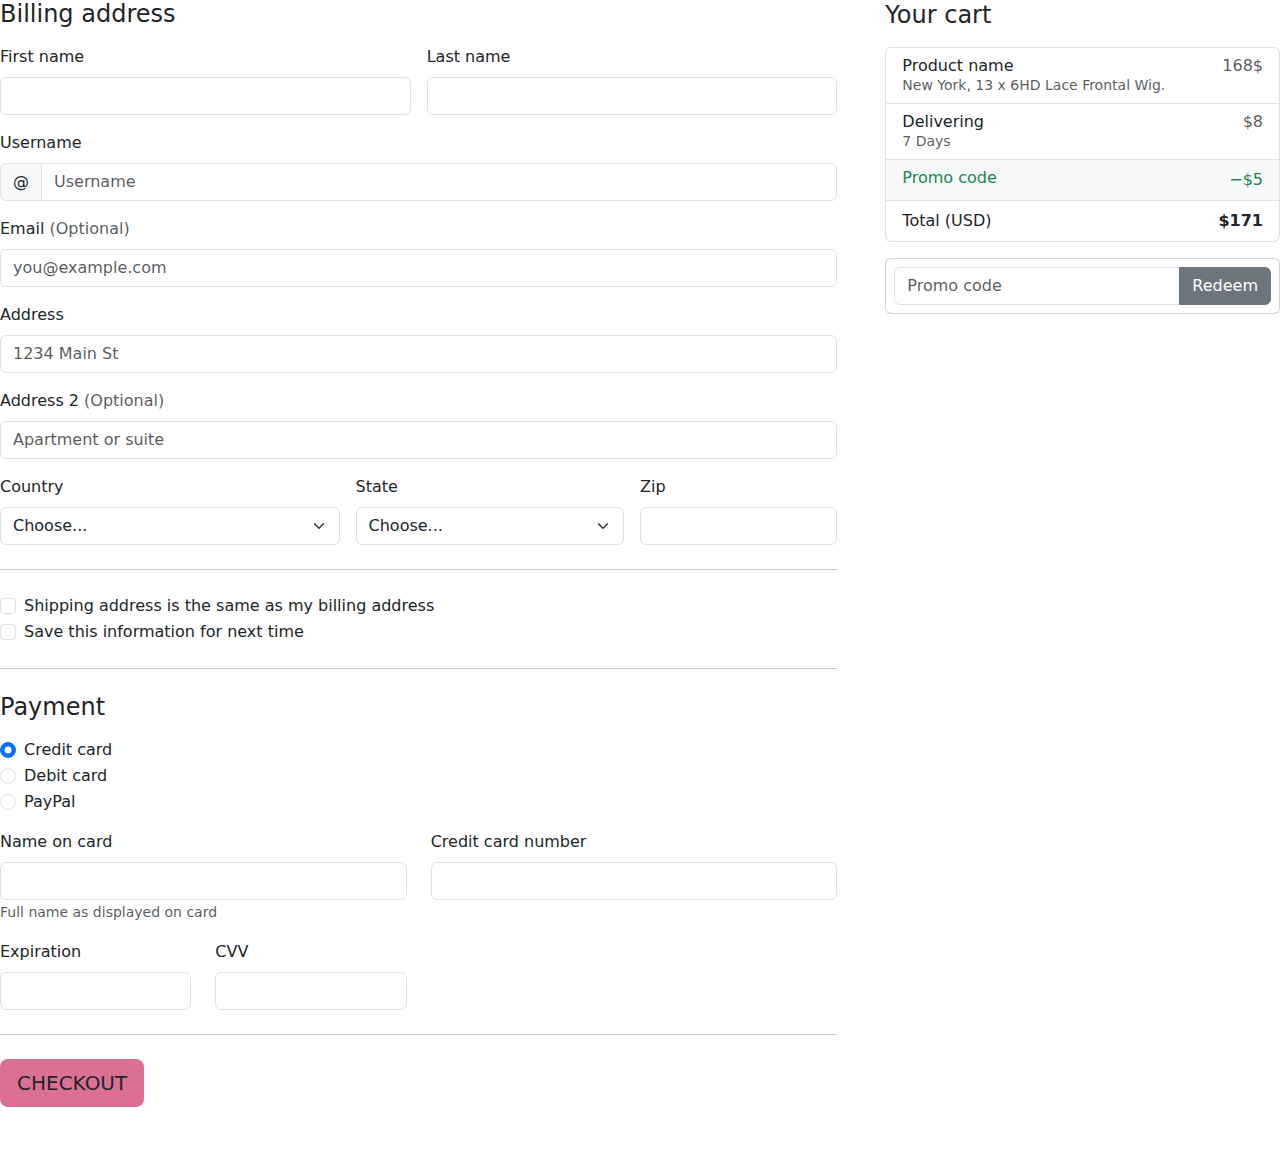
<file: cart.html>
<!DOCTYPE html>
<html lang="en">
<head>
    <meta charset="UTF-8">
    <meta name="viewport" content="width=device-width, initial-scale=1.0">
    <title>Cart - Bradded Extension</title>
    <link rel="stylesheet" href="style.css">
    <link href="https://cdn.jsdelivr.net/npm/bootstrap@5.3.0-alpha3/dist/css/bootstrap.min.css" rel="stylesheet">
    <script>
        function displaySuccessMessage(event) {
            event.preventDefault(); // Prevent form submission
            alert("Checkout successful!");
        }
    </script>
    <style>
      .btn.btn-pink.btn-lg{
        background-color: palevioletred;
      }
    </style>
</head>
<body>
    <main>
        <div class="row g-5">
          <div class="col-md-5 col-lg-4 order-md-last">
            <h4 class="d-flex justify-content-between align-items-center mb-3">
              <span class="text-pink">Your cart</span>
              <span class="badge bg-pink rounded-pill">3</span>
            </h4>
            <ul class="list-group mb-3">
              <li class="list-group-item d-flex justify-content-between lh-sm">
                <div>
                  <h6 class="my-0">Product name</h6>
                  <small class="text-body-secondary">New York, 13 x 6HD Lace Frontal Wig.</small>
                </div>
                <span class="text-body-secondary">168$</span>
              </li>
              <li class="list-group-item d-flex justify-content-between lh-sm">
                <div>
                  <h6 class="my-0">Delivering </h6>
                  <small class="text-body-secondary">7 Days</small>
                </div>
                <span class="text-body-secondary">$8</span>
              </li>
              <li class="list-group-item d-flex justify-content-between bg-body-tertiary">
                <div class="text-success">
                  <h6 class="my-0">Promo code</h6>
                  <small></small>
                </div>
                <span class="text-success">−$5</span>
              </li>
              <li class="list-group-item d-flex justify-content-between">
                <span>Total (USD)</span>
                <strong>$171</strong>
              </li>
            </ul>
    
            <form class="card p-2">
              <div class="input-group">
                <input type="text" class="form-control" placeholder="Promo code">
                <button type="submit" class="btn btn-secondary">Redeem</button>
              </div>
            </form>
          </div>
          <div class="col-md-7 col-lg-8">
            <h4 class="mb-3">Billing address</h4>
            <form class="needs-validation" novalidate="" onsubmit="displaySuccessMessage(event)">
              <div class="row g-3">
                <div class="col-sm-6">
                  <label for="firstName" class="form-label">First name</label>
                  <input type="text" class="form-control" id="firstName" placeholder="" value="" required="">
                  <div class="invalid-feedback">
                    Valid first name is required.
                  </div>
                </div>
    
                <div class="col-sm-6">
                  <label for="lastName" class="form-label">Last name</label>
                  <input type="text" class="form-control" id="lastName" placeholder="" value="" required="">
                  <div class="invalid-feedback">
                    Valid last name is required.
                  </div>
                </div>
    
                <div class="col-12">
                  <label for="username" class="form-label">Username</label>
                  <div class="input-group has-validation">
                    <span class="input-group-text">@</span>
                    <input type="text" class="form-control" id="username" placeholder="Username" required="">
                  <div class="invalid-feedback">
                      Your username is required.
                    </div>
                  </div>
                </div>
    
                <div class="col-12">
                  <label for="email" class="form-label">Email <span class="text-body-secondary">(Optional)</span></label>
                  <input type="email" class="form-control" id="email" placeholder="you@example.com">
                  <div class="invalid-feedback">
                    Please enter a valid email address for shipping updates.
                  </div>
                </div>
    
                <div class="col-12">
                  <label for="address" class="form-label">Address</label>
                  <input type="text" class="form-control" id="address" placeholder="1234 Main St" required="">
                  <div class="invalid-feedback">
                    Please enter your shipping address.
                  </div>
                </div>
    
                <div class="col-12">
                  <label for="address2" class="form-label">Address 2 <span class="text-body-secondary">(Optional)</span></label>
                  <input type="text" class="form-control" id="address2" placeholder="Apartment or suite">
                </div>
    
                <div class="col-md-5">
                  <label for="country" class="form-label">Country</label>
                  <select class="form-select" id="country" required="">
                    <option value="">Choose...</option>
                    <option>United States</option>
                    <option>Canada</option>
                  </select>
                  <div class="invalid-feedback">
                    Please select a valid country.
                  </div>
                </div>
    
                <div class="col-md-4">
                  <label for="state" class="form-label">State</label>
                  <select class="form-select" id="state" required="">
                    <option value="">Choose...</option>
                    <option>Alabama</option>
                    <option>Alaska</option>
                    <option>Arizona</option>
                    <option>Arkansas</option>
                    <option>California</option>
                    <option>Colorado</option>
                    <option>Connecticut</option>
                    <option>Delaware</option>
                    <option>Florida</option>
                    <option>Georgia</option>
                    <option>Hawaii</option>
                    <option>Idaho</option>
                    <option>Illinois</option>
                    <option>Indiana</option>
                    <option>Iowa</option>
                    <option>Kansas</option>
                    <option>Kentucky</option>
                    <option>Louisiana</option>
                    <option>Maine</option>
                    <option>Maryland</option>
                    <option>Massachusetts</option>
                    <option>Michigan</option>
                    <option>Minnesota</option>
                    <option>Mississippi</option>
                    <option>Missouri</option>
                    <option>Montana</option>
                    <option>Nebraska</option>
                    <option>Nevada</option>
                    <option>New Hampshire</option>
                    <option>New Jersey</option>
                    <option>New Mexico</option>
                    <option>New York</option>
                    <option>North Carolina</option>
                    <option>North Dakota</option>
                    <option>Ohio</option>
                    <option>Oklahoma</option>
                    <option>Oregon</option>
                    <option>Pennsylvania</option>
                    <option>Rhode Island</option>
                    <option>South Carolina</option>
                    <option>South Dakota</option>
                    <option>Tennessee</option>
                    <option>Texas</option>
                    <option>Utah</option>
                    <option>Vermont</option>
                    <option>Virginia</option>
                    <option>Washington</option>
                    <option>West Virginia</option>
                    <option>Wisconsin</option>
                    <option>Wyoming</option>
                    <option>Alberta</option>
                    <option>British Columbia</option>
                    <option>Manitoba</option>
                    <option>New Brunswick</option>
                    <option>Newfoundland and Labrador</option>
                    <option>Nova Scotia</option>
                    <option>Ontario</option>
                    <option>Prince Edward Island</option>
                    <option>Quebec</option>
                    <option>Saskatchewan</option>
                    <option>Northwest Territories</option>
                    <option>Nunavut</option>
                    <option>Yukon</option>
                  </select>
                  <div class="invalid-feedback">
                    Please provide a valid state.
                  </div>
                </div>
    
                <div class="col-md-3">
                  <label for="zip" class="form-label">Zip</label>
                  <input type="text" class="form-control" id="zip" placeholder="" required="">
                  <div class="invalid-feedback">
                    Zip code required.
                  </div>
                </div>
              </div>
    
              <hr class="my-4">
    
              <div class="form-check">
                <input type="checkbox" class="form-check-input" id="same-address">
                <label class="form-check-label" for="same-address">Shipping address is the same as my billing address</label>
              </div>
    
              <div class="form-check">
                <input type="checkbox" class="form-check-input" id="save-info">
                <label class="form-check-label" for="save-info">Save this information for next time</label>
              </div>
    
              <hr class="my-4">
    
              <h4 class="mb-3">Payment</h4>
    
              <div class="my-3">
                <div class="form-check">
                  <input id="credit" name="paymentMethod" type="radio" class="form-check-input" checked="" required="">
                  <label class="form-check-label" for="credit">Credit card</label>
                </div>
                <div class="form-check">
                  <input id="debit" name="paymentMethod" type="radio" class="form-check-input" required="">
                  <label class="form-check-label" for="debit">Debit card</label>
                </div>
                <div class="form-check">
                  <input id="paypal" name="paymentMethod" type="radio" class="form-check-input" required="">
                  <label class="form-check-label" for="paypal">PayPal</label>
                </div>
              </div>
    
              <div class="row gy-3">
                <div class="col-md-6">
                  <label for="cc-name" class="form-label">Name on card</label>
                  <input type="text" class="form-control" id="cc-name" placeholder="" required="">
                  <small class="text-body-secondary">Full name as displayed on card</small>
                  <div class="invalid-feedback">
                    Name on card is required
                  </div>
                </div>
    
                <div class="col-md-6">
                  <label for="cc-number" class="form-label">Credit card number</label>
                  <input type="text" class="form-control" id="cc-number" placeholder="" required="">
                  <div class="invalid-feedback">
                    Credit card number is required
                  </div>
                </div>
    
                <div class="col-md-3">
                  <label for="cc-expiration" class="form-label">Expiration</label>
                  <input type="text" class="form-control" id="cc-expiration" placeholder="" required="">
                  <div class="invalid-feedback">
                    Expiration date required
                  </div>
                </div>
    
                <div class="col-md-3">
                  <label for="cc-cvv" class="form-label">CVV</label>
                  <input type="text" class="form-control" id="cc-cvv" placeholder="" required="">
                  <div class="invalid-feedback">
                    Security code required
                  </div>
                </div>
              </div>
    
              <hr class="my-4">
    
              <button class=" btn btn-pink btn-lg" type="submit">Checkout</button>
            </form>
          </div>
        </div>
      </main>
</body>
</html>
</file>
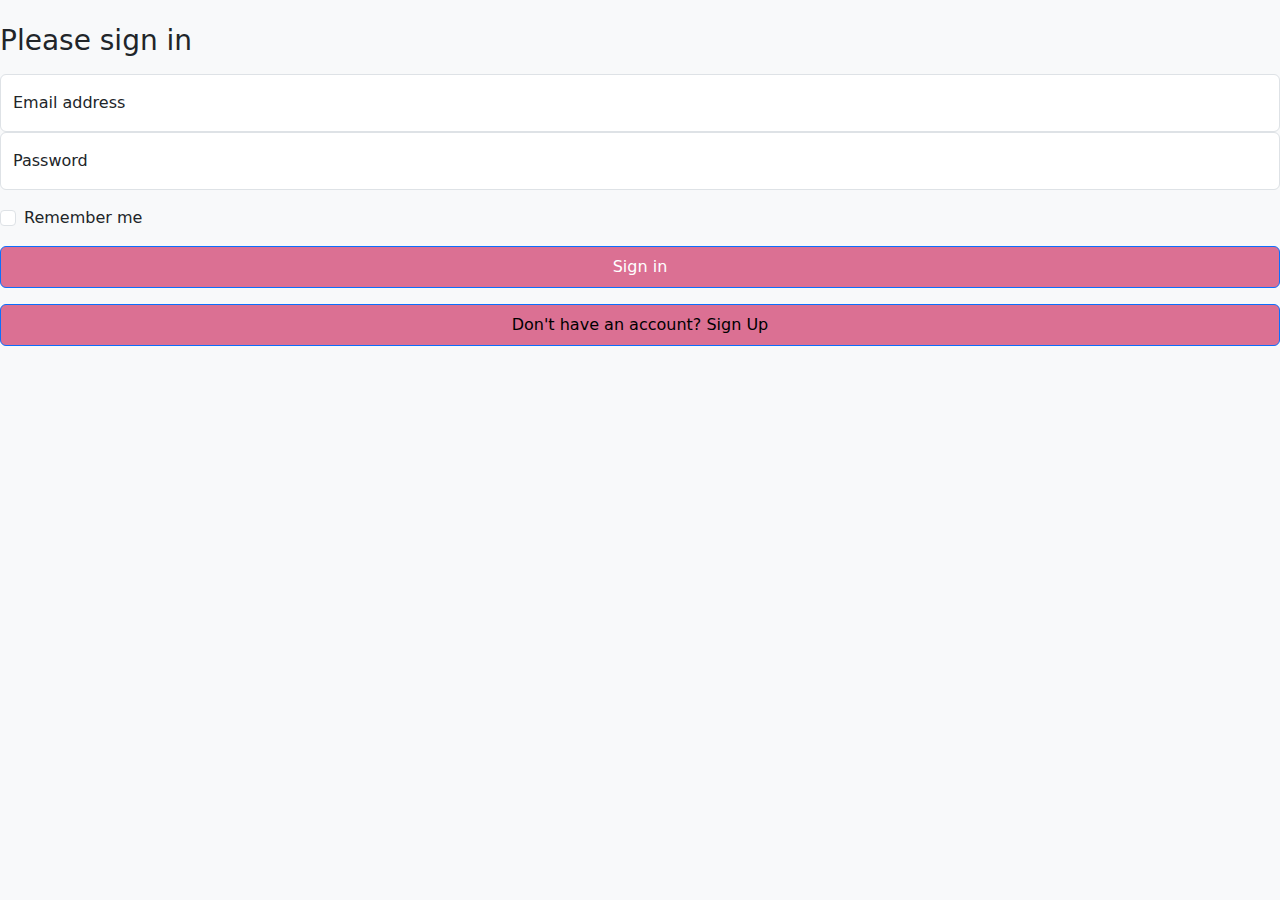
<file: signup.html>
<!-- Add this block where you want the Sign In/Sign Up forms to appear -->
<!DOCTYPE html>
<html lang="en">
<head>
    <meta charset="UTF-8">
    <meta name="viewport" content="width=device-width, initial-scale=1.0">
    <title>Sign In/Sign Up - Bradded Extension</title>
    <link rel="stylesheet" href="style.css">
    <link href="https://cdn.jsdelivr.net/npm/bootstrap@5.3.0-alpha3/dist/css/bootstrap.min.css" rel="stylesheet">
    <style>
        .btn.btn-primary.w-100.py-2 {
            background-color: palevioletred;
        }
        .btn-signup {
            background-color: palevioletred;
            color: black;
        }
        .btn.btn-outline-primary.w-100.py-2.mt-3 {
            background-color: palevioletred;
            color: black;
        }
    </style>
</head>

<body class="d-flex align-items-center py-4 bg-body-tertiary">

<main class="form-signin w-100 m-auto">
  <form id="sign-in-form">
    <h1 class="h3 mb-3 fw-normal">Please sign in</h1>
    <div class="form-floating">
      <input type="email" class="form-control" id="floatingInput" placeholder="name@example.com">
      <label for="floatingInput">Email address</label>
    </div>
    <div class="form-floating">
      <input type="password" class="form-control" id="floatingPassword" placeholder="Password">
      <label for="floatingPassword">Password</label>
    </div>
    <div class="form-check text-start my-3">
      <input class="form-check-input" type="checkbox" value="remember-me" id="flexCheckDefault">
      <label class="form-check-label" for="flexCheckDefault">Remember me</label>
    </div>
    <button class="btn btn-primary w-100 py-2" type="submit">Sign in</button>
  </form>

  <!-- Sign Up Form -->
  <form id="sign-up-form" class="mt-5" style="display:none;">
    <h1 class="h3 mb-3 fw-normal">Sign Up</h1>
    <div class="form-floating mb-3">
      <input type="text" class="form-control" id="floatingFirstName" placeholder="First Name" required>
      <label for="floatingFirstName">First Name</label>
    </div>
    <div class="form-floating mb-3">
      <input type="text" class="form-control" id="floatingLastName" placeholder="Last Name" required>
      <label for="floatingLastName">Last Name</label>
    </div>
    <div class="form-floating mb-3">
      <input type="email" class="form-control" id="floatingEmail" placeholder="name@example.com" required>
      <label for="floatingEmail">Email address</label>
    </div>
    <div class="form-floating mb-3">
      <input type="tel" class="form-control" id="floatingPhone" placeholder="Phone Number" required>
      <label for="floatingPhone">Phone Number</label>
    </div>
    <div class="form-floating mb-3">
      <input type="date" class="form-control" id="floatingDob" placeholder="Date of Birth" required>
      <label for="floatingDob">Date of Birth</label>
    </div>
    <button class="btn btn-signup w-100 py-2" type="submit">Sign Up</button>
  </form>

  <!-- Switch to Sign-Up Button -->
  <button class="btn btn-outline-primary w-100 py-2 mt-3" id="switch-to-signup">Don't have an account? Sign Up</button>
  
  <!-- Switch to Sign-In Button -->
  <button class="btn btn-outline-secondary w-100 py-2 mt-3" id="switch-to-signin" style="display:none;">Already have an account? Sign In</button>
</main>

<script src="https://cdn.jsdelivr.net/npm/bootstrap@5.3.0-alpha3/dist/js/bootstrap.bundle.min.js"></script>
<script>
  const signInForm = document.getElementById('sign-in-form');
  const signUpForm = document.getElementById('sign-up-form');
  const switchToSignUpButton = document.getElementById('switch-to-signup');
  const switchToSignInButton = document.getElementById('switch-to-signin');

  // Switch to Sign-Up Form
  switchToSignUpButton.addEventListener('click', function() {
    signInForm.style.display = 'none';
    signUpForm.style.display = 'block';
    switchToSignUpButton.style.display = 'none';
    switchToSignInButton.style.display = 'block';
  });

  // Switch to Sign-In Form
  switchToSignInButton.addEventListener('click', function() {
    signInForm.style.display = 'block';
    signUpForm.style.display = 'none';
    switchToSignUpButton.style.display = 'block';
    switchToSignInButton.style.display = 'none';
  });
</script>
</body>
</html>
</file>
<file: style.css>
/* Global Styles */
body {
    font-family: 'Arial', sans-serif;
    background-color: #f8f9fa;
}

h2 {
    color: #ff1493;
}

/* Header Styles */
.navbar-brand {
    font-size: 1.5rem;
    color: #ff1493;
}

.navbar-nav .nav-link {
    color: #333;
}

.navbar-nav .nav-link:hover {
    color: #ff1493;
}

.buttons .btn-primary {
    background-color: #ff1493;
    border-color: #ff1493;
}

.buttons .btn-outline-primary {
    color: #ff1493;
    border-color: #ff1493;
}

.buttons .btn-outline-primary:hover {
    background-color: #ff1493;
    color: white;
}

/* Hero Section */
.hero {
    display: flex;
    align-items: center;
    justify-content: space-between;
    background-color: #ffc0cb; /* Pink background */
    padding: 50px 0;
}

.hero-text {
    max-width: 50%;
}

.hero-text h1 {
    font-size: 3rem;
    color: #ff1493;
}

.hero-text p {
    font-size: 1.2rem;
    color: #333;
}

.hero-image img {
    max-width: 100%;
    height: auto;
}

.btn-pink {
    background-color: #ff1493;
    color: white;
    padding: 10px 20px;
    border-radius: 5px;
    text-transform: uppercase;
}

/* What's New Section */
.whats-new {
    margin-top: 50px;
    margin-bottom: 50px;
}

.product-card {
    background-color: #fff;
    padding: 15px;
    margin-bottom: 20px;
    text-align: center;
    border: 1px solid #eee;
    border-radius: 10px;
    transition: transform 0.3s;
}

.product-card:hover {
    transform: scale(1.05);
}

.product-card img {
    max-width: 100px;
    margin-bottom: 15px;
}

.product-card h3 {
    font-size: 1.2rem;
    color: #333;
    margin-bottom: 10px;
}

.product-card p {
    font-size: 1.1rem;
    color: #777;
    margin-bottom: 15px;
}

.product-card .btn-primary {
    background-color: #ff1493;
    border-color: #ff1493;
}

/* Footer Styles */
footer h5 {
    font-size: 1.2rem;
    color: #ff1493;
}

footer ul li a {
    color: #333;
    font-size: 1rem;
    text-decoration: none;
}

footer ul li a:hover {
    text-decoration: underline;
    color: #ff1493;
}

footer {
    background-color: #f8f9fa;
    padding: 40px 0;
}

footer .row {
    margin-bottom: 20px;
}

.footer p {
    margin: 0;
}

footer .list-unstyled.d-flex li a {
    color: #333;
}

footer .list-unstyled.d-flex li a:hover {
    color: #ff1493;
}

/* Subscribe Button */
footer form .btn-primary {
    background-color: #ff1493;
    border-color: #ff1493;
    color: white;
}

.btn.btn-sm.btn-outline-secondary{
    background-color: #ff1493;
    border-color: #ff1493;
    color: white;
}

.card:hover {
    transform: scale(1.02);
    transition: transform 0.2s;
  }
</file>
